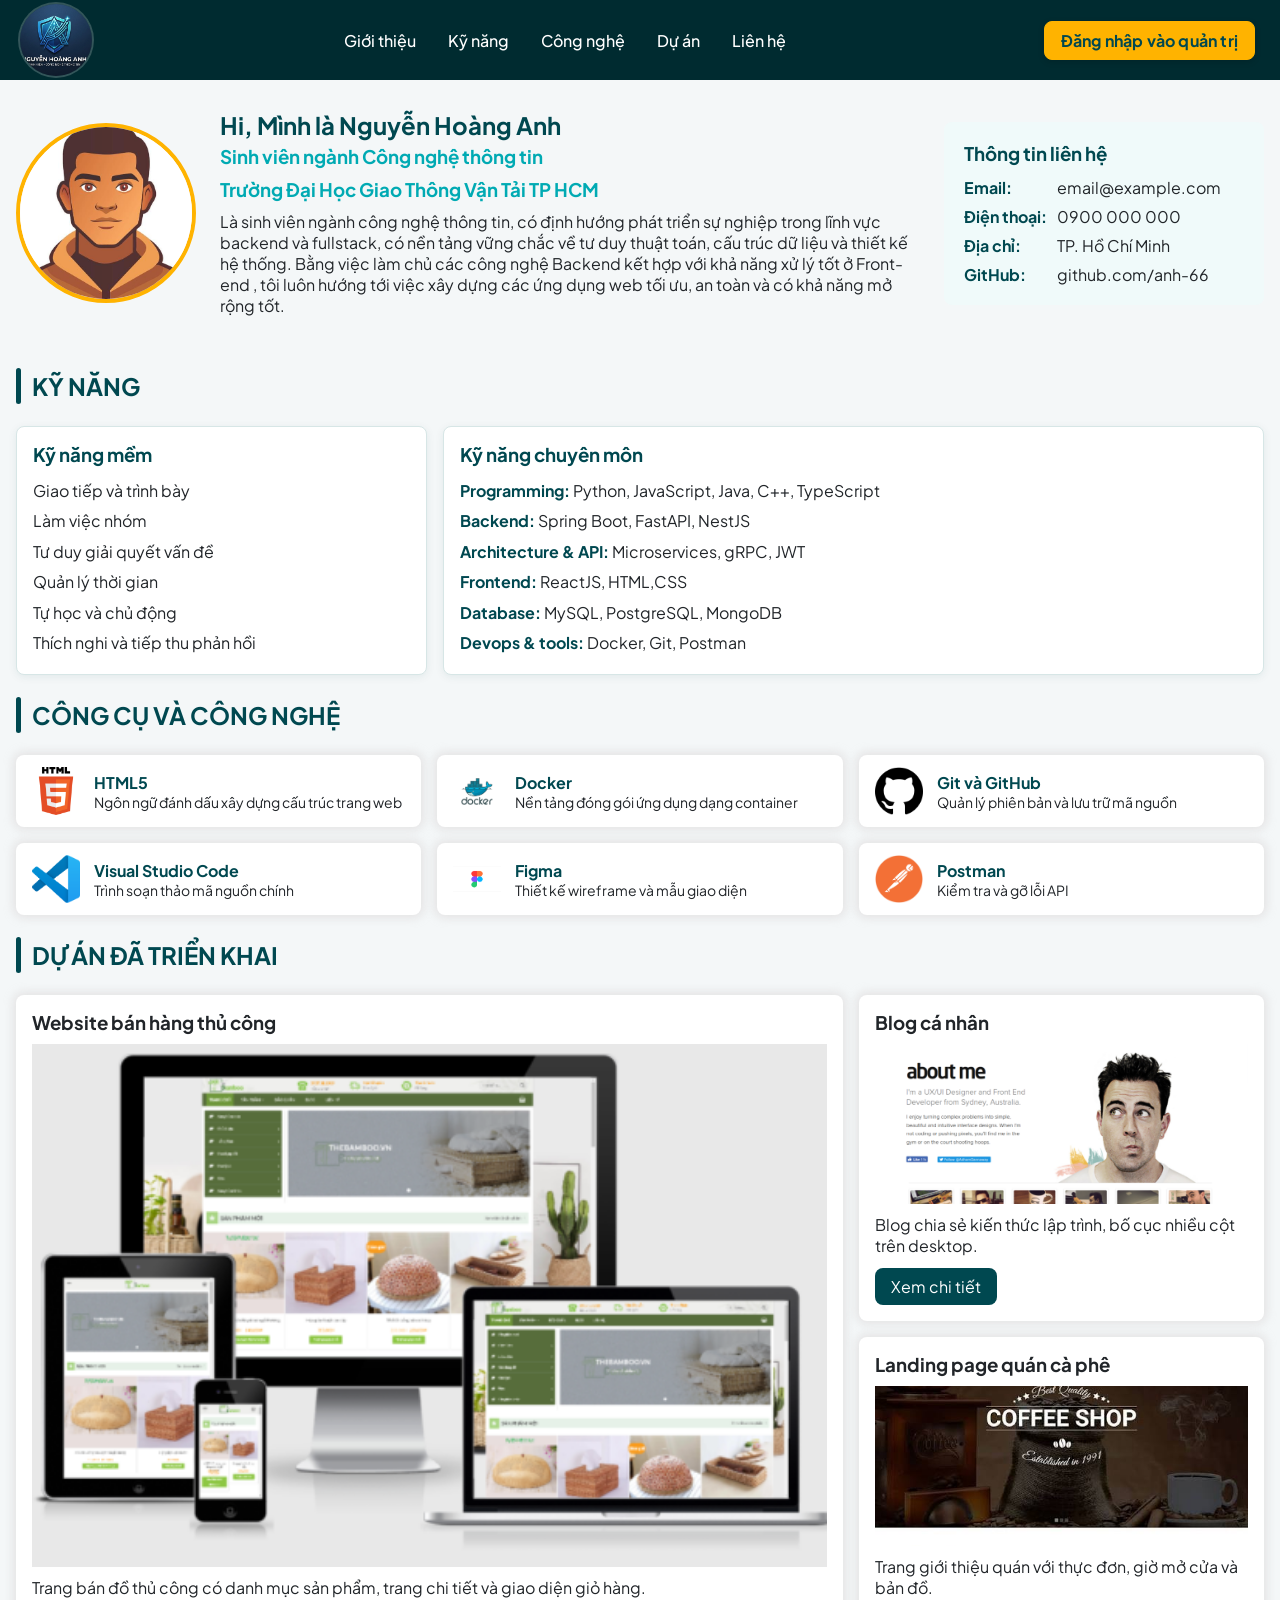
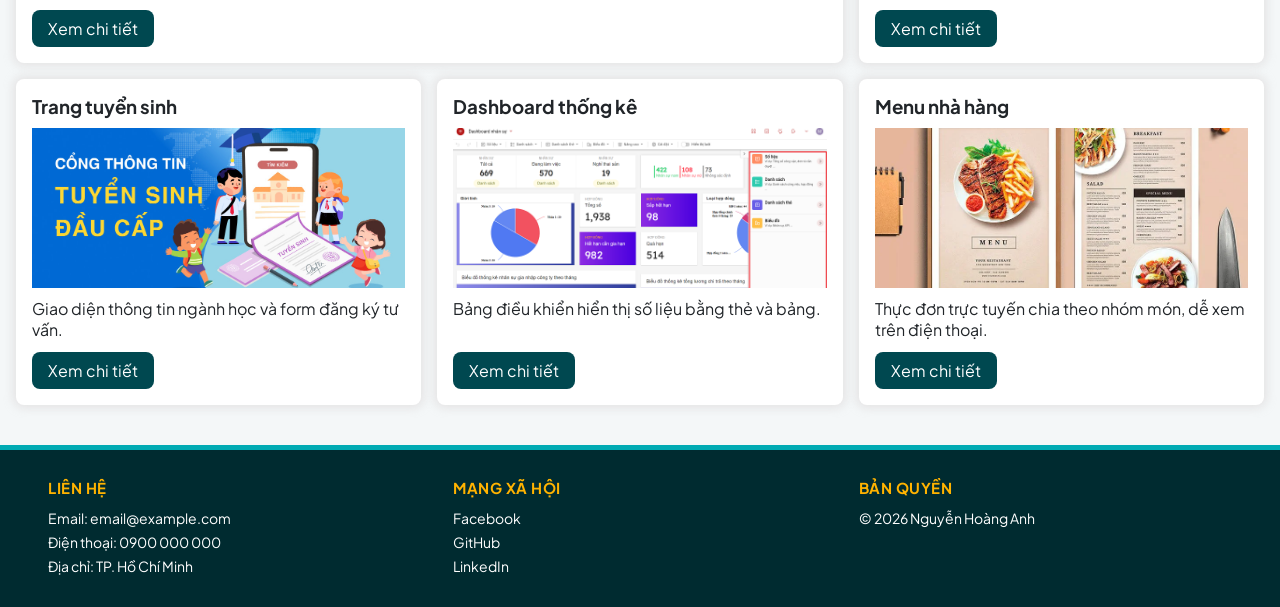
<file: index.html>
<!doctype html>
<html lang="vi">
  <head>
    <meta charset="UTF-8" />
    <meta name="viewport" content="width=device-width, initial-scale=1.0" />
    <title>Nguyễn Hoàng Anh - Portfolio </title>
    <link rel="preconnect" href="https://fonts.googleapis.com" />
    <link rel="preconnect" href="https://fonts.gstatic.com" crossorigin />
    <link
      href="https://fonts.googleapis.com/css2?family=Plus+Jakarta+Sans:wght@400;500;600;700;800&display=swap"
      rel="stylesheet"
    />
    <link rel="stylesheet" href="css/index.css" />
  </head>
  <body>
    <header>
      <div class="logo">
        <img src="images/logo.png" alt="Ảnh logo" />
      </div>
      <nav>
        <img class="menu-icon" src="images/3g.png" alt="" />
        <ul class="menu">
          <li><a href="#about">Giới thiệu</a></li>
          <li><a href="#skills">Kỹ năng</a></li>
          <li><a href="#tools">Công nghệ</a></li>
          <li><a href="#projects">Dự án</a></li>
          <li><a href="#contact">Liên hệ</a></li>
        </ul>
      </nav>
      <div class="user">
        <a class="btn-login" href="login.html">Đăng nhập vào quản trị</a>
      </div>
    </header>
    <section class="intro" id="about">
      <div class="intro-info">
        <img src="images/avatarmau.png" alt="avatar" />
        <div class="intro-text">
          <h1>Hi, Mình là Nguyễn Hoàng Anh</h1>
          <h3>Sinh viên ngành Công nghệ thông tin</h3>
          <h3>Trường Đại Học Giao Thông Vận Tải TP HCM</h3>
          <p>
            Là sinh viên ngành công nghệ thông tin, có định hướng phát triển sự
            nghiệp trong lĩnh vực backend và fullstack, có nền tảng vững chắc về
            tư duy thuật toán, cấu trúc dữ liệu và thiết kế hệ thống. Bằng việc
            làm chủ các công nghệ Backend kết hợp với khả năng xử lý tốt ở
            Front-end , tôi luôn hướng tới việc xây dựng các ứng dụng web tối
            ưu, an toàn và có khả năng mở rộng tốt.
          </p>
        </div>
      </div>
      <div class="contact" id="contact">
        <h3>Thông tin liên hệ</h3>
        <ul class="contact-list">
          <li><b>Email:</b> <span>email@example.com</span></li>
          <li><b>Điện thoại:</b> <span>0900 000 000</span></li>
          <li><b>Địa chỉ:</b> <span>TP. Hồ Chí Minh</span></li>
          <li><b>GitHub:</b> <span>github.com/anh-66</span></li>
        </ul>
      </div>
    </section>
    <h2 class="category-title" id="skills">Kỹ năng</h2>
    <div class="skills-layout">
      <section class="skill-card">
        <h3>Kỹ năng mềm</h3>
        <ul>
          <li>Giao tiếp và trình bày</li>
          <li>Làm việc nhóm</li>
          <li>Tư duy giải quyết vấn đề</li>
          <li>Quản lý thời gian</li>
          <li>Tự học và chủ động</li>
          <li>Thích nghi và tiếp thu phản hồi</li>
        </ul>
      </section>
      <section class="skill-card">
        <h3>Kỹ năng chuyên môn</h3>
        <ul class="skills">
          <li><b>Programming:</b> Python, JavaScript, Java, C++, TypeScript</li>
          <li><b>Backend:</b> Spring Boot, FastAPI, NestJS</li>
          <li><b>Architecture & API:</b> Microservices, gRPC, JWT</li>
          <li><b>Frontend:</b> ReactJS, HTML,CSS</li>
          <li><b>Database:</b> MySQL, PostgreSQL, MongoDB</li>
          <li><b>Devops & tools:</b> Docker, Git, Postman</li>
        </ul>
      </section>
    </div>
    <h2 class="category-title" id="tools">Công cụ và công nghệ</h2>
    <section class="tool-section">
      <div class="tool">
        <img class="tool-logo" src="images/HTML.png" alt="Logo HTML5" />
        <div class="tool-text">
          <h4>HTML5</h4>
          <p>Ngôn ngữ đánh dấu xây dựng cấu trúc trang web</p>
        </div>
      </div>
      <div class="tool">
        <img
          class="tool-logo"
          src="images/Docker-Logo-2013.png"
          alt="Logo Docker"
        />
        <div class="tool-text">
          <h4>Docker</h4>
          <p>Nền tảng đóng gói ứng dụng dạng container</p>
        </div>
      </div>
      <div class="tool">
        <img class="tool-logo" src="images/git.png" alt="Logo Git và GitHub" />
        <div class="tool-text">
          <h4>Git và GitHub</h4>
          <p>Quản lý phiên bản và lưu trữ mã nguồn</p>
        </div>
      </div>
      <div class="tool">
        <img
          class="tool-logo"
          src="images/vs.png"
          alt="Logo Visual Studio Code"
        />
        <div class="tool-text">
          <h4>Visual Studio Code</h4>
          <p>Trình soạn thảo mã nguồn chính</p>
        </div>
      </div>
      <div class="tool">
        <img class="tool-logo" src="images/figma.png" alt="Logo Figma" />
        <div class="tool-text">
          <h4>Figma</h4>
          <p>Thiết kế wireframe và mẫu giao diện</p>
        </div>
      </div>
      <div class="tool">
        <img class="tool-logo" src="images/postman.png" alt="Logo Postman" />
        <div class="tool-text">
          <h4>Postman</h4>
          <p>Kiểm tra và gỡ lỗi API</p>
        </div>
      </div>
    </section>
    <h2 class="category-title" id="projects">Dự án đã triển khai</h2>
    <section class="project-section">
      <div class="project">
        <h3 class="title-project">Website bán hàng thủ công</h3>
        <img
          class="project-image"
          src="images/webthucong.png"
          alt="ảnh dự án"
        />
        <p class="description">
          Trang bán đồ thủ công có danh mục sản phẩm, trang chi tiết và giao
          diện giỏ hàng.
        </p>
        <a class="btn" href="#">Xem chi tiết</a>
      </div>
      <div class="project">
        <h3 class="title-project">Blog cá nhân</h3>
        <img class="project-image" src="images/blog.png" alt="ảnh dự án" />
        <p class="description">
          Blog chia sẻ kiến thức lập trình, bố cục nhiều cột trên desktop.
        </p>
        <a class="btn" href="#">Xem chi tiết</a>
      </div>
      <div class="project">
        <h3 class="title-project">Landing page quán cà phê</h3>
        <img class="project-image" src="images/cafe.png" alt="ảnh dự án" />
        <p class="description">
          Trang giới thiệu quán với thực đơn, giờ mở cửa và bản đồ.
        </p>
        <a class="btn" href="#">Xem chi tiết</a>
      </div>
      <div class="project">
        <h3 class="title-project">Trang tuyển sinh</h3>
        <img class="project-image" src="images/tuyensinh.png" alt="ảnh dự án" />
        <p class="description">
          Giao diện thông tin ngành học và form đăng ký tư vấn.
        </p>
        <a class="btn" href="#">Xem chi tiết</a>
      </div>
      <div class="project">
        <h3 class="title-project">Dashboard thống kê</h3>
        <img class="project-image" src="images/dashboard.png" alt="ảnh dự án" />
        <p class="description">
          Bảng điều khiển hiển thị số liệu bằng thẻ và bảng.
        </p>
        <a class="btn" href="#">Xem chi tiết</a>
      </div>
      <div class="project">
        <h3 class="title-project">Menu nhà hàng</h3>
        <img class="project-image" src="images/menu.png" alt="ảnh dự án" />
        <p class="description">
          Thực đơn trực tuyến chia theo nhóm món, dễ xem trên điện thoại.
        </p>
        <a class="btn" href="#">Xem chi tiết</a>
      </div>
    </section>
    <footer>
      <div class="footer-col">
        <h4>Liên hệ</h4>
        <ul>
          <li>Email: email@example.com</li>
          <li>Điện thoại: 0900 000 000</li>
          <li>Địa chỉ: TP. Hồ Chí Minh</li>
        </ul>
      </div>
      <div class="footer-col">
        <h4>Mạng xã hội</h4>
        <ul>
          <li><a href="#">Facebook</a></li>
          <li><a href="#">GitHub</a></li>
          <li><a href="#">LinkedIn</a></li>
        </ul>
      </div>
      <div class="footer-col">
        <h4>Bản quyền</h4>
        <ul>
          <li>&copy; 2026 Nguyễn Hoàng Anh</li>
        </ul>
      </div>
    </footer>
  </body>
</html>
</file>
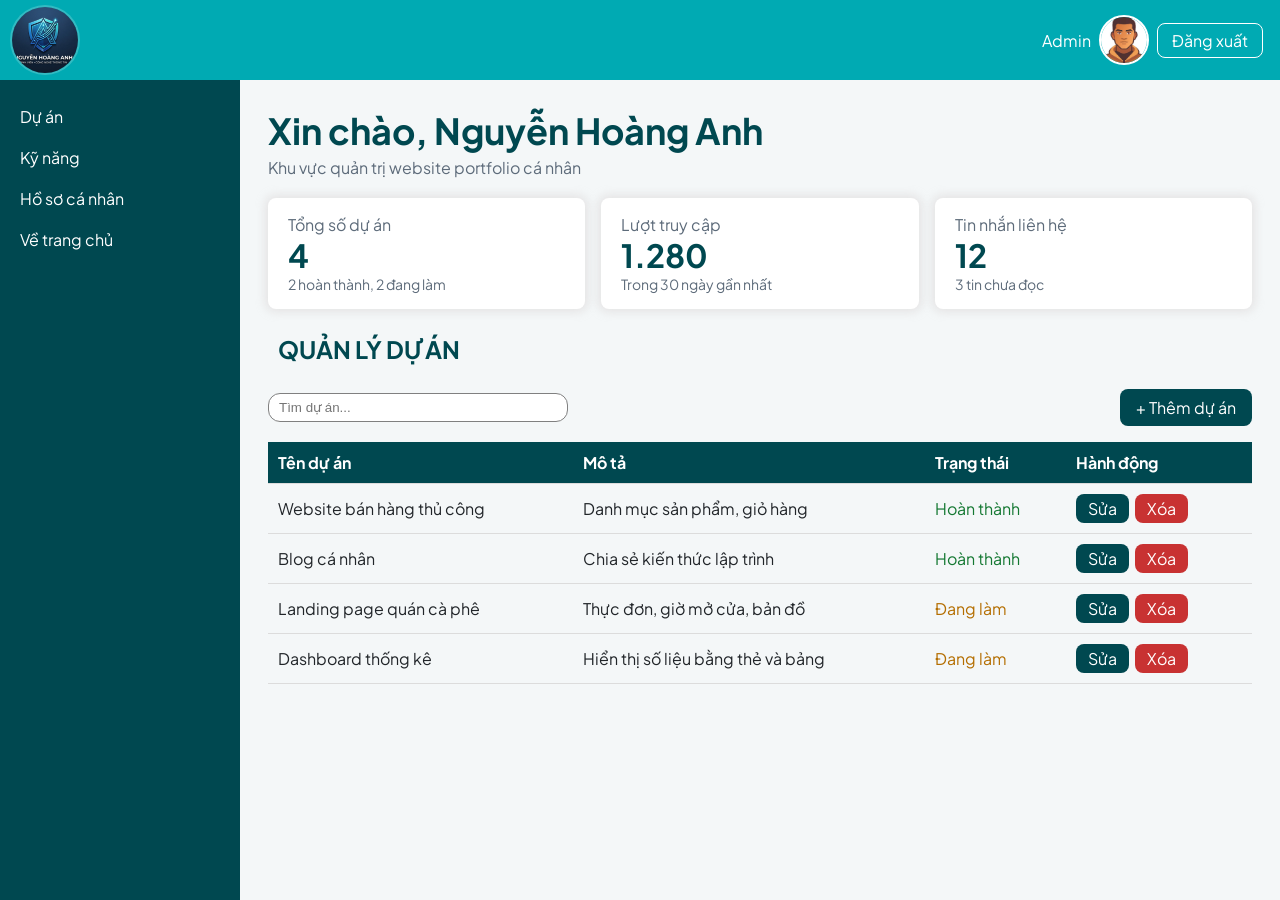
<file: admin.html>
<!doctype html>
<html lang="vi">
  <head>
    <meta charset="UTF-8" />
    <meta name="viewport" content="width=device-width, initial-scale=1.0" />
    <title>Quản trị Portfolio cá nhân</title>
    <link rel="preconnect" href="https://fonts.googleapis.com" />
    <link rel="preconnect" href="https://fonts.gstatic.com" crossorigin />
    <link
      href="https://fonts.googleapis.com/css2?family=Plus+Jakarta+Sans:wght@400;500;600;700;800&display=swap"
      rel="stylesheet"
    />
    <link rel="stylesheet" href="css/admin.css" />
  </head>
  <body>
    <div class="admin-layout">
      <header>
        <div class="logo">
          <img src="images/logo.png" alt="Ảnh logo" />
        </div>
        <div class="user">
          <p>Admin</p>
          <img id="avatar" src="images/avatarmau.png" alt="avatar" />
          <a class="btn-login" href="login.html">Đăng xuất</a>
        </div>
      </header>
      <aside class="sidebar">
        <ul class="side-menu">
          <li><a href="admin.html">Dự án</a></li>
          <li><a href="#">Kỹ năng</a></li>
          <li><a href="#">Hồ sơ cá nhân</a></li>
          <li><a href="index.html">Về trang chủ</a></li>
        </ul>
      </aside>
      <main class="content">
        <h1 class="welcome-title">Xin chào, Nguyễn Hoàng Anh</h1>
        <p class="welcome-sub">Khu vực quản trị website portfolio cá nhân</p>
        <div class="stat-section">
          <div class="stat">
            <p class="stat-label">Tổng số dự án</p>
            <h3 class="stat-number">4</h3>
            <p class="stat-note">2 hoàn thành, 2 đang làm</p>
          </div>
          <div class="stat">
            <p class="stat-label">Lượt truy cập</p>
            <h3 class="stat-number">1.280</h3>
            <p class="stat-note">Trong 30 ngày gần nhất</p>
          </div>
          <div class="stat">
            <p class="stat-label">Tin nhắn liên hệ</p>
            <h3 class="stat-number">12</h3>
            <p class="stat-note">3 tin chưa đọc</p>
          </div>
        </div>
        <h2 class="category-title">Quản lý dự án</h2>
        <div class="toolbar">
          <input type="text" id="search-input" placeholder="Tìm dự án..." />
          <a class="btn" href="#">+ Thêm dự án</a>
        </div>
        <div class="table-wrap">
          <table>
            <tr>
              <th>Tên dự án</th>
              <th>Mô tả</th>
              <th>Trạng thái</th>
              <th>Hành động</th>
            </tr>
            <tr>
              <td>Website bán hàng thủ công</td>
              <td>Danh mục sản phẩm, giỏ hàng</td>
              <td class="status-done">Hoàn thành</td>
              <td class="actions">
                <a class="btn btn-small" href="#">Sửa</a
                ><a class="btn btn-small btn-delete" href="#">Xóa</a>
              </td>
            </tr>
            <tr>
              <td>Blog cá nhân</td>
              <td>Chia sẻ kiến thức lập trình</td>
              <td class="status-done">Hoàn thành</td>
              <td class="actions">
                <a class="btn btn-small" href="#">Sửa</a
                ><a class="btn btn-small btn-delete" href="#">Xóa</a>
              </td>
            </tr>
            <tr>
              <td>Landing page quán cà phê</td>
              <td>Thực đơn, giờ mở cửa, bản đồ</td>
              <td class="status-doing">Đang làm</td>
              <td class="actions">
                <a class="btn btn-small" href="#">Sửa</a
                ><a class="btn btn-small btn-delete" href="#">Xóa</a>
              </td>
            </tr>
            <tr>
              <td>Dashboard thống kê</td>
              <td>Hiển thị số liệu bằng thẻ và bảng</td>
              <td class="status-doing">Đang làm</td>
              <td class="actions">
                <a class="btn btn-small" href="#">Sửa</a
                ><a class="btn btn-small btn-delete" href="#">Xóa</a>
              </td>
            </tr>
          </table>
        </div>
      </main>
    </div>
  </body>
</html>
</file>
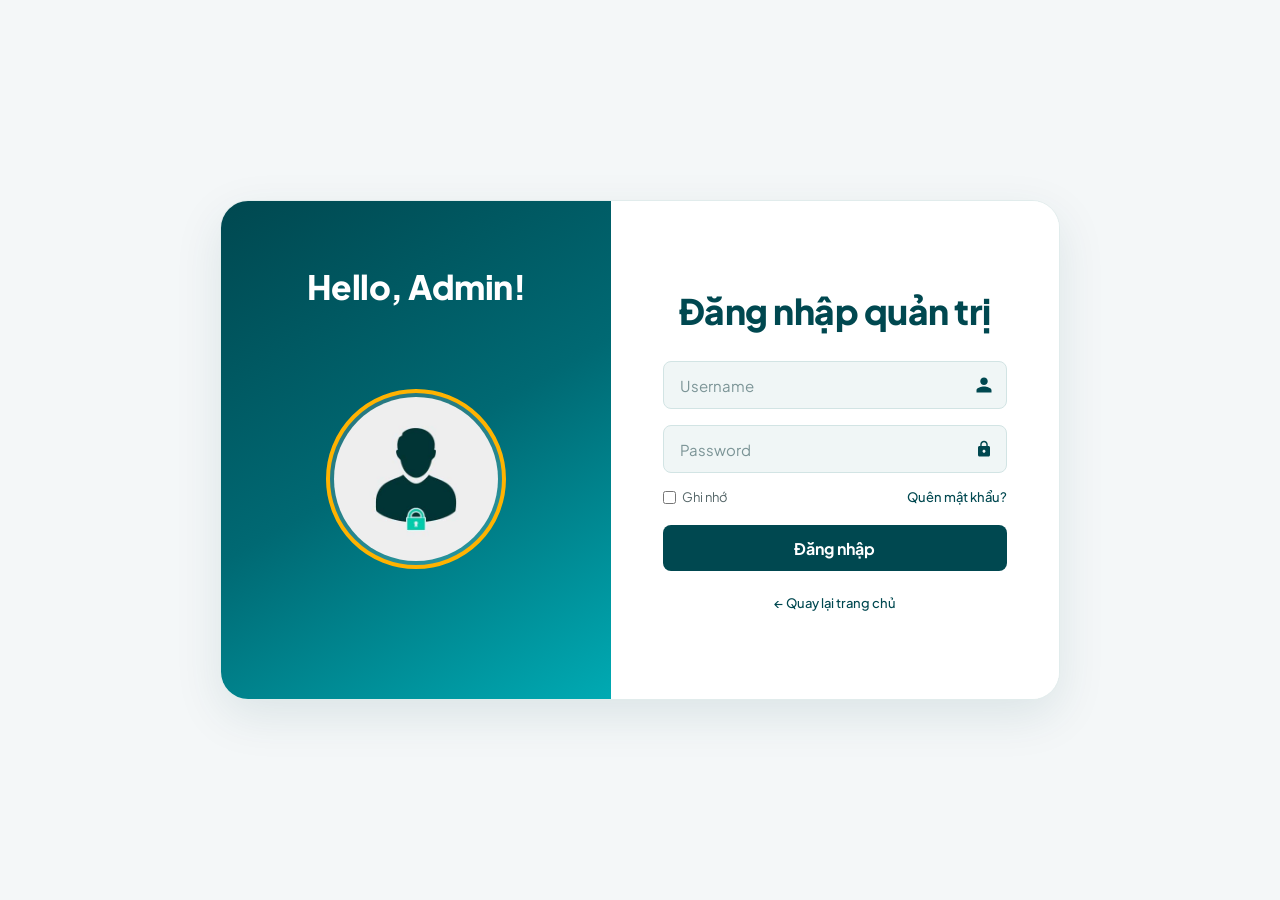
<file: login.html>
<!doctype html>
<html lang="vi">
  <head>
    <meta charset="UTF-8" />
    <meta name="viewport" content="width=device-width, initial-scale=1.0" />
    <title>Đăng nhập Quản trị</title>
    <link rel="preconnect" href="https://fonts.googleapis.com" />
    <link rel="preconnect" href="https://fonts.gstatic.com" crossorigin />
    <link
      href="https://fonts.googleapis.com/css2?family=Plus+Jakarta+Sans:wght@400;500;600;700;800&display=swap"
      rel="stylesheet"
    />
    <link rel="stylesheet" href="css/login.css" />
  </head>
  <body>
    <main class="login-wrapper">
      <div class="login-card">
        <section class="card-left">
          <h2 class="welcome-heading">Hello, Admin!</h2>
          <div class="illustration-box">
            <img
              class="welcome-art"
              src="images/anhlogin.png"
              alt="Ảnh minh họa"
            />
          </div>
        </section>

        <section class="card-right">
          <h1 class="login-title">Đăng nhập quản trị</h1>

          <form action="admin.html" method="get" novalidate>
            <div class="input-group">
              <input
                type="text"
                id="username"
                name="username"
                placeholder="Username"
              />
              <span class="input-icon" title="Username">
                <svg
                  width="18"
                  height="18"
                  viewBox="0 0 24 24"
                  fill="currentColor"
                >
                  <path
                    d="M12 12c2.76 0 5-2.24 5-5s-2.24-5-5-5-5 2.24-5 5 2.24 5 5 5zm0 2c-3.33 0-10 1.67-10 5v3h20v-3c0-3.33-6.67-5-10-5z"
                  />
                </svg>
              </span>
            </div>

            <div class="input-group">
              <input
                type="password"
                id="password"
                name="password"
                placeholder="Password"
              />
              <span class="input-icon" title="Password">
                <svg
                  width="18"
                  height="18"
                  viewBox="0 0 24 24"
                  fill="currentColor"
                >
                  <path
                    d="M18 8h-1V6c0-2.76-2.24-5-5-5S7 3.24 7 6v2H6c-1.1 0-2 .9-2 2v10c0 1.1.9 2 2 2h12c1.1 0 2-.9 2-2V10c0-1.1-.9-2-2-2zm-6 9c-1.1 0-2-.9-2-2s.9-2 2-2 2 .9 2 2-.9 2-2 2zm3.1-9H8.9V6c0-1.71 1.39-3.1 3.1-3.1 1.71 0 3.1 1.39 3.1 3.1v2z"
                  />
                </svg>
              </span>
            </div>

            <div class="form-sub-row">
              <label class="remember-me">
                <input type="checkbox" name="remember" />
                <span>Ghi nhớ</span>
              </label>
              <a href="#" class="forgot-pwd">Quên mật khẩu?</a>
            </div>

            <button class="btn-submit" type="submit">Đăng nhập</button>

            <div class="back-home-wrap">
              <a class="back-home-link" href="index.html"
                >← Quay lại trang chủ</a
              >
            </div>
          </form>
        </section>
      </div>
    </main>
  </body>
</html>
</file>
<file: css/index.css>
* {
  margin: 0px;
  box-sizing: border-box;
}
:root {
  --primary-color: rgb(0, 72, 80);
  --secondary-color: rgb(255, 179, 0);
  --background-color: #f4f7f8;
  --text-color: rgb(33, 37, 41);
  --font-size: 16px;
  --border-radius: 8px;

  --bgcolor: rgb(0, 170, 179);
  --main-color: var(--primary-color);
  --second-color: var(--secondary-color);
  --radius: var(--border-radius);
  --content-gutter: 16px;
}
body {
  width: 100%;
  max-width: 100%;
  margin: 0;
  font-size: var(--font-size);
  font-family: "Plus Jakarta Sans", Arial, sans-serif;
  color: var(--text-color);
  background: var(--background-color);
}

img {
  width: 100%;
}
a {
  text-decoration: none;
  color: inherit;
}
header {
  background-color: #002b30;
  min-height: 80px;
  display: flex;
  justify-content: space-between;
  align-items: center;
  padding: 0 20px;
  width: 100%;
  max-width: none;
  margin: 0;
  position: relative;
}
.logo {
  width: 72px;
  height: 72px;
  display: flex;
  align-items: center;
  justify-content: center;
  background: rgba(255, 255, 255, 0.12);
  border-radius: 50%;
  overflow: hidden;
  box-shadow: 0 0 0 2px rgba(255, 255, 255, 0.2);
}
.logo img {
  width: 100%;
  height: 100%;
  object-fit: cover;
  display: block;
}

.user {
  display: flex;
  padding: 5px;
  align-items: center;
  gap: 8px;
}
.user p {
  color: white;
}
.btn-login {
  background-color: var(--second-color);
  color: var(--main-color);
  font-weight: 700;
  border: 1px solid var(--second-color);
  border-radius: var(--radius);
  padding: 8px 16px;
  box-shadow: 0 2px 6px rgba(0, 0, 0, 0.15);
  letter-spacing: 0.2px;
}
.btn-login:hover {
  background-color: var(--main-color);
  border-color: var(--main-color);
  color: #ffffff;
}
nav {
  display: flex;
  align-items: center;
  justify-content: center;
  background-color: transparent;
  width: auto;
  margin: 0;
  padding: 0;
}
.menu-icon {
  display: none;
}
.menu {
  display: flex;
  list-style: none;
  align-items: center;
  gap: 4px;
  padding: 0;
  margin: 0;
}
.menu > li {
  padding: 0;
}
.menu > li a {
  display: block;
  padding: 8px 14px;
  color: #ffffff;
  font-weight: 500;
  border-radius: var(--radius);
}
.menu > li a:hover {
  background-color: var(--second-color);
  color: var(--main-color);
}
.intro {
  display: flex;
  align-items: center;
  justify-content: space-between;
  gap: 32px;
  padding: 30px 0px;
}
.intro-info {
  display: flex;
  align-items: center;
  gap: 24px;
}
.intro-info img {
  width: 180px;
  height: 180px;
  flex: none;
  object-fit: cover;
  border-radius: 50%;
  border: var(--second-color) solid 4px;
}
.intro-text h1 {
  color: var(--main-color);
}
.intro-text h3 {
  color: var(--bgcolor);
  margin: 5px 0px 10px 0px;
}
.contact {
  width: 320px;
  flex: none;
  padding: 20px;
  border-radius: var(--radius);
  background-color: rgb(240, 250, 250);
}
.contact h3 {
  color: var(--main-color);
  margin-bottom: 12px;
}
.contact-list {
  list-style: none;
  padding: 0px;
  display: flex;
  flex-direction: column;
  gap: 8px;
}
.contact-list li {
  display: flex;
  gap: 8px;
}
.contact-list b {
  flex: none;
  width: 85px;
  color: var(--main-color);
}
.btn {
  display: inline-block;
  padding: 8px 16px;
  background-color: var(--main-color);
  color: white;
  border: none;
  border-radius: var(--radius);
  font-size: var(--font-size);
  cursor: pointer;
}
.btn:hover {
  background-color: var(--second-color);
  color: var(--main-color);
}
.category-title {
  border-left: 5px var(--main-color) solid;
  padding: 5px 10px;
  color: var(--main-color);
  border-radius: var(--radius);
  margin: 20px auto;
  text-transform: uppercase;
}
.skills-layout {
  display: grid;
  grid-template-columns: minmax(0, 1fr) minmax(0, 2fr);
  gap: 16px;
  width: 100%;
  padding: 0 var(--content-gutter);
}
.skill-card {
  min-width: 0;
  padding: 16px;
  border: 1px solid #d7e6e6;
  border-radius: var(--radius);
  background-color: #fff;
  box-shadow: 0 2px 8px rgba(0, 72, 80, 0.08);
}
.skill-card h3 {
  margin-bottom: 10px;
  color: var(--main-color);
}
.skill-card ul {
  margin: 0;
  padding: 0;
  line-height: 1.9;
  list-style: none;
}
.skills b {
  color: var(--main-color);
}
.tool-section {
  display: grid;
  grid-template-columns: repeat(3, 1fr);
  gap: 16px;
}
.tool {
  display: flex;
  align-items: center;
  gap: 14px;
  padding: 12px 16px;
  background-color: #fff;
  box-shadow: rgba(200, 190, 190, 0.346) 0px 0px 10px 3px;
  border-radius: var(--radius);
}
.tool-logo {
  width: 48px;
  height: 48px;
  flex: none;
  object-fit: contain;
  font-size: 11px;
}
.tool h4 {
  color: var(--main-color);
}
.tool p {
  font-size: 14px;
}
.project-section {
  display: grid;
  grid-template-columns: repeat(3, 1fr);
  gap: 16px;
}
.project {
  display: flex;
  flex-direction: column;
  background-color: #fff;
  box-shadow: rgba(200, 190, 190, 0.346) 0px 0px 10px 3px;
  padding: 16px;
  border-radius: var(--radius);
}
.project:first-child {
  grid-column: 1/3;
  grid-row: 1/3;
}
.project-image {
  height: 160px;
  object-fit: cover;
  margin: 10px 0px;
}
.project:first-child .project-image {
  flex: 1;
  min-height: 340px;
}
.project:first-child .description {
  flex: none;
}
.description {
  flex: 1;
  margin-bottom: 12px;
}
.project .btn {
  align-self: flex-start;
}
footer {
  background-color: #002b30;
  border-top: 5px solid var(--bgcolor);
  margin-top: 40px;
  padding: 28px 48px 32px;
  display: flex;
  justify-content: space-between;
  gap: 32px;
  width: 100%;
  color: #ffffff;
}
.footer-col {
  flex: 1;
}
.footer-col h4 {
  color: var(--second-color);
  font-size: 15px;
  font-weight: 700;
  text-transform: uppercase;
  letter-spacing: 0.5px;
  margin-bottom: 12px;
}
.footer-col ul {
  list-style: none;
  padding: 0;
  margin: 0;
  display: flex;
  flex-direction: column;
  gap: 6px;
}
.footer-col li {
  color: #ffffff;
  font-size: 14px;
}
.footer-col a,
.footer-col a:visited {
  color: #ffffff;
}
.footer-col a:hover {
  color: var(--second-color);
}

.intro,
.tool-section,
.project-section,
.category-title {
  width: 100%;
  padding-left: var(--content-gutter);
  padding-right: var(--content-gutter);
}

.category-title {
  position: relative;
  border-left: 0;
  padding-left: calc(var(--content-gutter) + 16px);
}
.category-title::before {
  position: absolute;
  top: 2px;
  bottom: 2px;
  left: var(--content-gutter);
  width: 5px;
  border-radius: var(--radius);
  background-color: var(--main-color);
  content: "";
}

@media (min-width: 768px) and (max-width: 1023px) {
  .project-section {
    grid-template-columns: 1fr 1fr;
  }
  .project:first-child {
    grid-column: auto;
    grid-row: auto;
  }
  .project:first-child .description {
    flex: 1;
  }
  .project:first-child .project-image {
    flex: none;
    min-height: 0px;
    height: 160px;
  }
  .category-title {
    margin: 20px auto;
  }
  .tool-section {
    grid-template-columns: 1fr 1fr;
  }
  .intro {
    flex-direction: column;
    align-items: stretch;
    padding-top: 30px;
    padding-bottom: 30px;
  }
  .contact {
    width: 100%;
  }
}

@media (max-width: 767px) {
  header {
    padding: 10px 16px;
    position: relative;
  }
  .logo {
    width: 52px;
    height: 52px;
    order: 1;
  }
  .user {
    order: 2;
    margin-left: auto;
    padding: 0;
  }
  .btn-login {
    padding: 6px 10px;
    font-size: 13px;
  }
  nav {
    order: 3;
    width: auto;
    margin-left: 10px;
    padding: 0;
  }
  .menu-icon {
    display: block;
    width: 24px;
    height: 22px;
    object-fit: contain;
    filter: brightness(0) invert(1);
  }
  .menu {
    display: none;
  }
  .intro {
    flex-direction: column;
    align-items: stretch;
    gap: 24px;
    padding-top: 24px;
    padding-bottom: 24px;
  }
  .intro-info {
    flex-direction: column;
    align-items: center;
    text-align: center;
  }
  .intro-info img {
    margin: 0 auto;
  }
  .contact {
    width: 100%;
  }
  .contact-list li {
    flex-wrap: wrap;
  }
  .tool-section {
    grid-template-columns: 1fr;
  }
  .skills-layout {
    grid-template-columns: 1fr;
  }
  .project-section {
    grid-template-columns: 1fr;
  }
  .project:first-child {
    grid-column: auto;
    grid-row: auto;
  }
  .project:first-child .project-image {
    flex: none;
    min-height: 0;
    height: 160px;
  }
  footer {
    flex-direction: column;
    align-items: center;
    text-align: center;
    gap: 20px;
    padding: 28px 16px;
  }
  :root {
    --content-gutter: 12px;
  }
}
</file>
<file: css/admin.css>
* {
  margin: 0px;
  box-sizing: border-box;
}
:root {
  --primary-color: rgb(0, 72, 80);
  --secondary-color: rgb(255, 179, 0);
  --background-color: #f4f7f8;
  --text-color: rgb(33, 37, 41);
  --font-size: 16px;
  --border-radius: 8px;

  --bgcolor: rgb(0, 170, 179);
  --main-color: var(--primary-color);
  --second-color: var(--secondary-color);
  --radius: var(--border-radius);
  --avt-size: 50px;
}
body {
  min-height: 100vh;
  margin: 0;
  font-size: var(--font-size);
  font-family: "Plus Jakarta Sans", Arial, sans-serif;
  color: var(--text-color);
  background-color: var(--background-color);
}
img {
  width: 100%;
}
a {
  text-decoration: none;
  color: inherit;
}
header {
  background-color: var(--bgcolor);
  min-height: 80px;
  display: flex;
  justify-content: space-between;
  align-items: center;
  padding: 0 12px;
}
.logo {
  width: 66px;
  height: 66px;
  display: flex;
  align-items: center;
  justify-content: center;
  background: rgba(255, 255, 255, 0.12);
  border-radius: 50%;
  overflow: hidden;
  box-shadow: 0 0 0 2px rgba(255, 255, 255, 0.2);
  flex-shrink: 0;
}
.logo img {
  width: 100%;
  height: 100%;
  object-fit: cover;
  display: block;
}
.user {
  display: flex;
  padding: 5px;
  align-items: center;
  gap: 8px;
}
.user p {
  color: white;
}
#avatar {
  width: var(--avt-size);
  height: var(--avt-size);
  object-fit: cover;
  border-radius: 50%;
  border: white solid 2px;
}
.btn-login {
  color: white;
  border: white solid 1px;
  border-radius: var(--radius);
  padding: 6px 14px;
}
.btn-login:hover {
  background-color: var(--second-color);
  border-color: var(--second-color);
  color: var(--main-color);
}
.btn {
  display: inline-block;
  padding: 8px 16px;
  background-color: var(--main-color);
  color: white;
  border: none;
  border-radius: var(--radius);
  font-size: var(--font-size);
  cursor: pointer;
}
.btn:hover {
  background-color: var(--second-color);
  color: var(--main-color);
}
.category-title {
  padding: 5px 10px;
  color: var(--main-color);
  border-radius: var(--radius);
  margin: 20px 0px;
  text-transform: uppercase;
}
.admin-layout {
  display: grid;
  grid-template-columns: 240px 1fr;
  grid-template-rows: 80px 1fr;
  grid-template-areas:
    "header header"
    "sidebar content";
  min-height: 100vh;
}
.admin-layout > header {
  grid-area: header;
}
.sidebar {
  grid-area: sidebar;
  background-color: var(--main-color);
  padding: 16px 0px;
}
.side-menu {
  list-style: none;
  padding: 0px;
}
.side-menu a {
  display: block;
  padding: 10px 20px;
  color: white;
}
.side-menu a:hover {
  background-color: var(--second-color);
  color: var(--main-color);
}
.content {
  grid-area: content;
  padding: 20px 28px;
  min-width: 0px;
}
.welcome-title {
  color: var(--main-color);
  font-size: 2.25rem;
  margin-top: 8px;
}
.welcome-sub {
  color: rgb(93, 107, 122);
  margin: 4px 0px 20px 0px;
}
.stat-section {
  display: grid;
  grid-template-columns: repeat(3, 1fr);
  gap: 16px;
}
.stat {
  background-color: #fff;
  padding: 16px 20px;
  border-radius: var(--radius);
  box-shadow: rgba(200, 190, 190, 0.346) 0px 0px 10px 3px;
}
.stat-label {
  color: rgb(93, 107, 122);
}
.stat-number {
  font-size: 2rem;
  color: var(--main-color);
}
.stat-note {
  font-size: 14px;
  color: rgb(93, 107, 122);
}
.toolbar {
  display: flex;
  justify-content: space-between;
  align-items: center;
  gap: 12px;
  margin-bottom: 16px;
}
#search-input {
  outline: none;
  border-radius: 12px;
  border: 1px solid gray;
  padding: 6px 10px;
  width: 100%;
  max-width: 300px;
}
.table-wrap {
  overflow-x: auto;
}
table {
  width: 100%;
  min-width: 560px;
  border-collapse: collapse;
}
th {
  background-color: var(--main-color);
  color: white;
}
th,
td {
  padding: 10px;
  text-align: left;
  border-bottom: 1px solid rgb(220, 220, 220);
}
.actions {
  white-space: nowrap;
}
.actions .btn {
  margin-right: 6px;
}
.btn-small {
  padding: 4px 12px;
}
.btn-delete {
  background-color: rgb(200, 50, 50);
  color: white;
}
.status-done {
  color: rgb(20, 120, 50);
}
.status-doing {
  color: rgb(180, 110, 0);
}

@media (max-width: 1023px) {
  .admin-layout {
    grid-template-columns: 180px 1fr;
  }
}

@media (max-width: 767px) {
  .welcome-title {
    font-size: 1.75rem;
  }
  .stat-section {
    grid-template-columns: 1fr;
  }
  .admin-layout {
    grid-template-columns: 1fr;
    grid-template-rows: auto auto 1fr;
    grid-template-areas:
      "header"
      "sidebar"
      "content";
  }
  .sidebar {
    padding: 0px;
  }
  .side-menu {
    display: flex;
    flex-wrap: wrap;
  }
  .toolbar {
    flex-direction: column;
    align-items: stretch;
  }
  #search-input {
    max-width: 100%;
  }
}
</file>
<file: css/login.css>
* {
  margin: 0px;
  box-sizing: border-box;
}

:root {
  --primary-color: rgb(0, 72, 80);
  --secondary-color: rgb(255, 179, 0);
  --background-color: #f4f7f8;
  --text-color: rgb(33, 37, 41);
  --font-size: 16px;
  --border-radius: 12px;

  --bgcolor: rgb(0, 170, 179);
  --main-color: var(--primary-color);
  --second-color: var(--secondary-color);
  --radius: var(--border-radius);
}

body {
  min-height: 100vh;
  margin: 0;
  font-size: var(--font-size);
  font-family: "Plus Jakarta Sans", Arial, sans-serif;
  color: var(--text-color);
  background-color: var(--background-color);
}

a {
  text-decoration: none;
  color: inherit;
}

.login-wrapper {
  min-height: 100vh;
  display: flex;
  justify-content: center;
  align-items: center;
  padding: 24px;
}

.login-card {
  display: grid;
  grid-template-columns: 1fr 1.15fr;
  width: 100%;
  max-width: 840px;
  min-height: 500px;
  background-color: #ffffff;
  border-radius: 28px;
  box-shadow: 0 16px 48px rgba(0, 72, 80, 0.1);
  border: 1px solid #e1ecec;
  overflow: hidden;
}

.card-left {
  background: linear-gradient(
    150deg,
    var(--main-color) 0%,
    rgb(0, 105, 115) 50%,
    var(--bgcolor) 100%
  );
  display: flex;
  flex-direction: column;
  align-items: center;
  justify-content: space-between;
  padding: 48px 32px;
  text-align: center;
  position: relative;
}

.welcome-heading {
  font-size: 2.1rem;
  font-weight: 800;
  color: #ffffff;
  margin-top: 16px;
  letter-spacing: -0.5px;
}

.illustration-box {
  display: flex;
  justify-content: center;
  align-items: center;
  width: 100%;
  margin: auto 0;
  padding: 20px 0;
}

.welcome-art {
  width: 180px;
  height: 180px;
  object-fit: cover;
  border-radius: 50%;
  border: 4px solid var(--second-color);
  background: rgba(255, 255, 255, 0.15);
  padding: 4px;
}

.card-right {
  display: flex;
  flex-direction: column;
  justify-content: center;
  padding: 48px 52px;
  background-color: #ffffff;
}

.login-title {
  font-size: 2.2rem;
  font-weight: 800;
  color: var(--main-color);
  text-align: center;
  margin-bottom: 28px;
  letter-spacing: -0.5px;
}

.input-group {
  position: relative;
  margin-bottom: 16px;
}

.input-group input {
  width: 100%;
  height: 48px;
  padding: 0 44px 0 16px;
  background-color: #f0f6f6;
  border: 1px solid #d2e4e4;
  border-radius: 8px;
  font-size: 15px;
  font-family: inherit;
  color: var(--text-color);
  outline: none;
}

.input-group input:focus {
  background-color: #ffffff;
  border-color: var(--bgcolor);
  box-shadow: 0 0 0 3px rgba(0, 170, 179, 0.2);
}

.input-group input::placeholder {
  color: #7b9496;
}

.input-icon {
  position: absolute;
  right: 14px;
  top: 50%;
  transform: translateY(-50%);
  display: flex;
  align-items: center;
  justify-content: center;
  color: var(--main-color);
  pointer-events: none;
}

.form-sub-row {
  display: flex;
  justify-content: space-between;
  align-items: center;
  margin-bottom: 20px;
  font-size: 13px;
}

.remember-me {
  display: inline-flex;
  align-items: center;
  gap: 6px;
  color: #556668;
  cursor: pointer;
}

.remember-me input[type="checkbox"] {
  accent-color: var(--main-color);
  cursor: pointer;
}

.forgot-pwd {
  color: var(--main-color);
  font-size: 13px;
  font-weight: 500;
}

.forgot-pwd:hover {
  text-decoration: underline;
  color: var(--second-color);
}

.btn-submit {
  width: 100%;
  height: 46px;
  background-color: var(--main-color);
  color: #ffffff;
  border: none;
  border-radius: 8px;
  font-size: 16px;
  font-weight: 700;
  font-family: inherit;
  cursor: pointer;
}

.btn-submit:hover {
  background-color: var(--second-color);
  color: var(--main-color);
}

.back-home-wrap {
  margin-top: 20px;
  text-align: center;
}

.back-home-link {
  font-size: 13px;
  color: var(--main-color);
  font-weight: 500;
}

.back-home-link:hover {
  text-decoration: underline;
  color: var(--second-color);
}

@media (min-width: 768px) and (max-width: 1023px) {
  .login-card {
    max-width: 720px;
  }
  .card-left {
    padding: 36px 20px;
  }
  .welcome-heading {
    font-size: 1.8rem;
  }
  .card-right {
    padding: 36px 32px;
  }
}

@media (max-width: 767px) {
  .login-wrapper {
    padding: 16px;
  }
  .login-card {
    grid-template-columns: 1fr;
    border-radius: 20px;
    min-height: auto;
  }
  .card-left {
    padding: 28px 16px;
  }
  .welcome-heading {
    font-size: 1.6rem;
    margin-top: 0;
  }
  .welcome-art {
    width: 120px;
    height: 120px;
  }
  .illustration-box {
    padding: 12px 0 0;
  }
  .card-right {
    padding: 28px 20px;
  }
  .login-title {
    font-size: 1.8rem;
    margin-bottom: 20px;
  }
}
</file>
